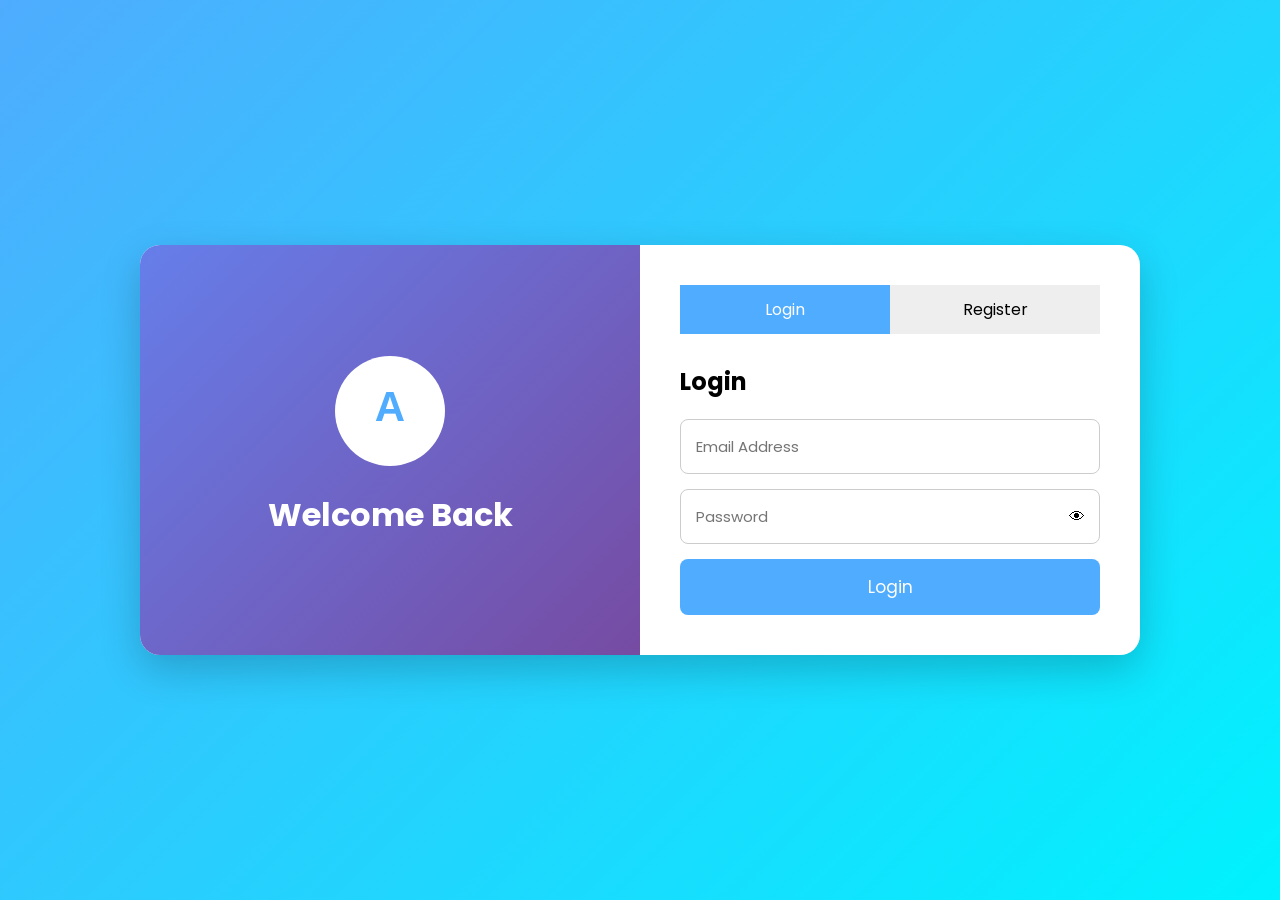
<file: ResponsiveAuth/index.html>
<!doctype html>
<html lang="en">
  <head>
    <meta charset="UTF-8" />
    <meta name="viewport" content="width=device-width, initial-scale=1.0" />
    <title>Responsive Login</title>
    <link rel="stylesheet" href="style.css" />
    <link href="https://fonts.googleapis.com/css2?family=Poppins:wght@300;400;500;600;700&display=swap" rel="stylesheet" />
  </head>

  <body>
    <div class="container">
      <div class="card">
        <div class="left">
          <img src="logo.svg" class="logo" />
          <h1>Welcome Back</h1>          
        </div>

        <div class="right">
          <div class="buttons">
            <button id="loginBtn" class="active">Login</button>
            <button id="registerBtn">Register</button>
          </div>

          <form id="loginForm">
            <h2>Login</h2>

            <input type="email" placeholder="Email Address" />

            <div class="password-box">
              <input type="password" id="loginPassword" placeholder="Password" />
              <span onclick="togglePassword('loginPassword', this)">&#x1F441;</span>
            </div>

            <button class="submit">Login</button>
          </form>

          <form id="registerForm">
            <h2>Create Account</h2>

            <input type="text" placeholder="Full Name" />

            <input type="email" placeholder="Email" />

            <div class="password-box">
              <input type="password" id="registerPassword" placeholder="Password" />

              <span onclick="togglePassword('registerPassword', this)">&#x1F441;</span>
            </div>

            <div class="password-box">
              <input type="password" id="confirmPassword" placeholder="Confirm Password" />

              <span onclick="togglePassword('confirmPassword', this)">&#x1F441;</span>
            </div>

            <button class="submit">Register</button>
          </form>
        </div>
      </div>
    </div>

    <script src="script.js"></script>
  </body>
</html>
</file>
<file: ResponsiveAuth/style.css>
* {
  margin: 0;
  padding: 0;
  box-sizing: border-box;
  font-family: Poppins, sans-serif;
}

body {
  background: linear-gradient(135deg, #4facfe, #00f2fe);
  display: flex;
  justify-content: center;
  align-items: center;
  min-height: 100vh;
  padding: 20px;
}

.container {
  width: 100%;
  max-width: 1000px;
}

.card {
  display: flex;
  background: white;
  border-radius: 20px;
  overflow: hidden;
  box-shadow: 0 15px 40px rgba(0, 0, 0, 0.2);
}

.left {
  flex: 1;
  background: linear-gradient(135deg, #667eea, #764ba2);
  color: white;
  display: flex;
  flex-direction: column;
  justify-content: center;
  align-items: center;
  padding: 40px;
}

.logo {
  width: 120px;
  margin-bottom: 20px;
}

.left h1 {
  margin-bottom: 10px;
}

.right {
  flex: 1;
  padding: 40px;
}

.buttons {
  display: flex;
  margin-bottom: 30px;
}

.buttons button {
  flex: 1;
  padding: 12px;
  border: none;
  cursor: pointer;
  background: #eee;
  font-size: 16px;
}

.buttons .active {
  background: #4facfe;
  color: white;
}

form {
  display: none;
  animation: fade 0.4s;
}

#loginForm {
  display: block;
}

h2 {
  margin-bottom: 20px;
}

input {
  width: 100%;
  padding: 15px;
  margin-bottom: 15px;
  border-radius: 8px;
  border: 1px solid #ccc;
  font-size: 15px;
}

.password-box {
  position: relative;
}

.password-box span {
  position: absolute;
  right: 15px;
  top: 15px;
  cursor: pointer;
}

.submit {
  width: 100%;
  padding: 15px;
  border: none;
  background: #4facfe;
  color: white;
  font-size: 17px;
  border-radius: 8px;
  cursor: pointer;
  transition: 0.3s;
}

.submit:hover {
  background: #008cff;
}

@keyframes fade {
  from {
    opacity: 0;
    transform: translateY(20px);
  }

  to {
    opacity: 1;
    transform: translateY(0);
  }
}

@media (max-width: 768px) {
  .card {
    flex-direction: column;
  }

  .left {
    padding: 30px;
  }

  .right {
    padding: 25px;
  }

  .logo {
    width: 90px;
  }
}
</file>
